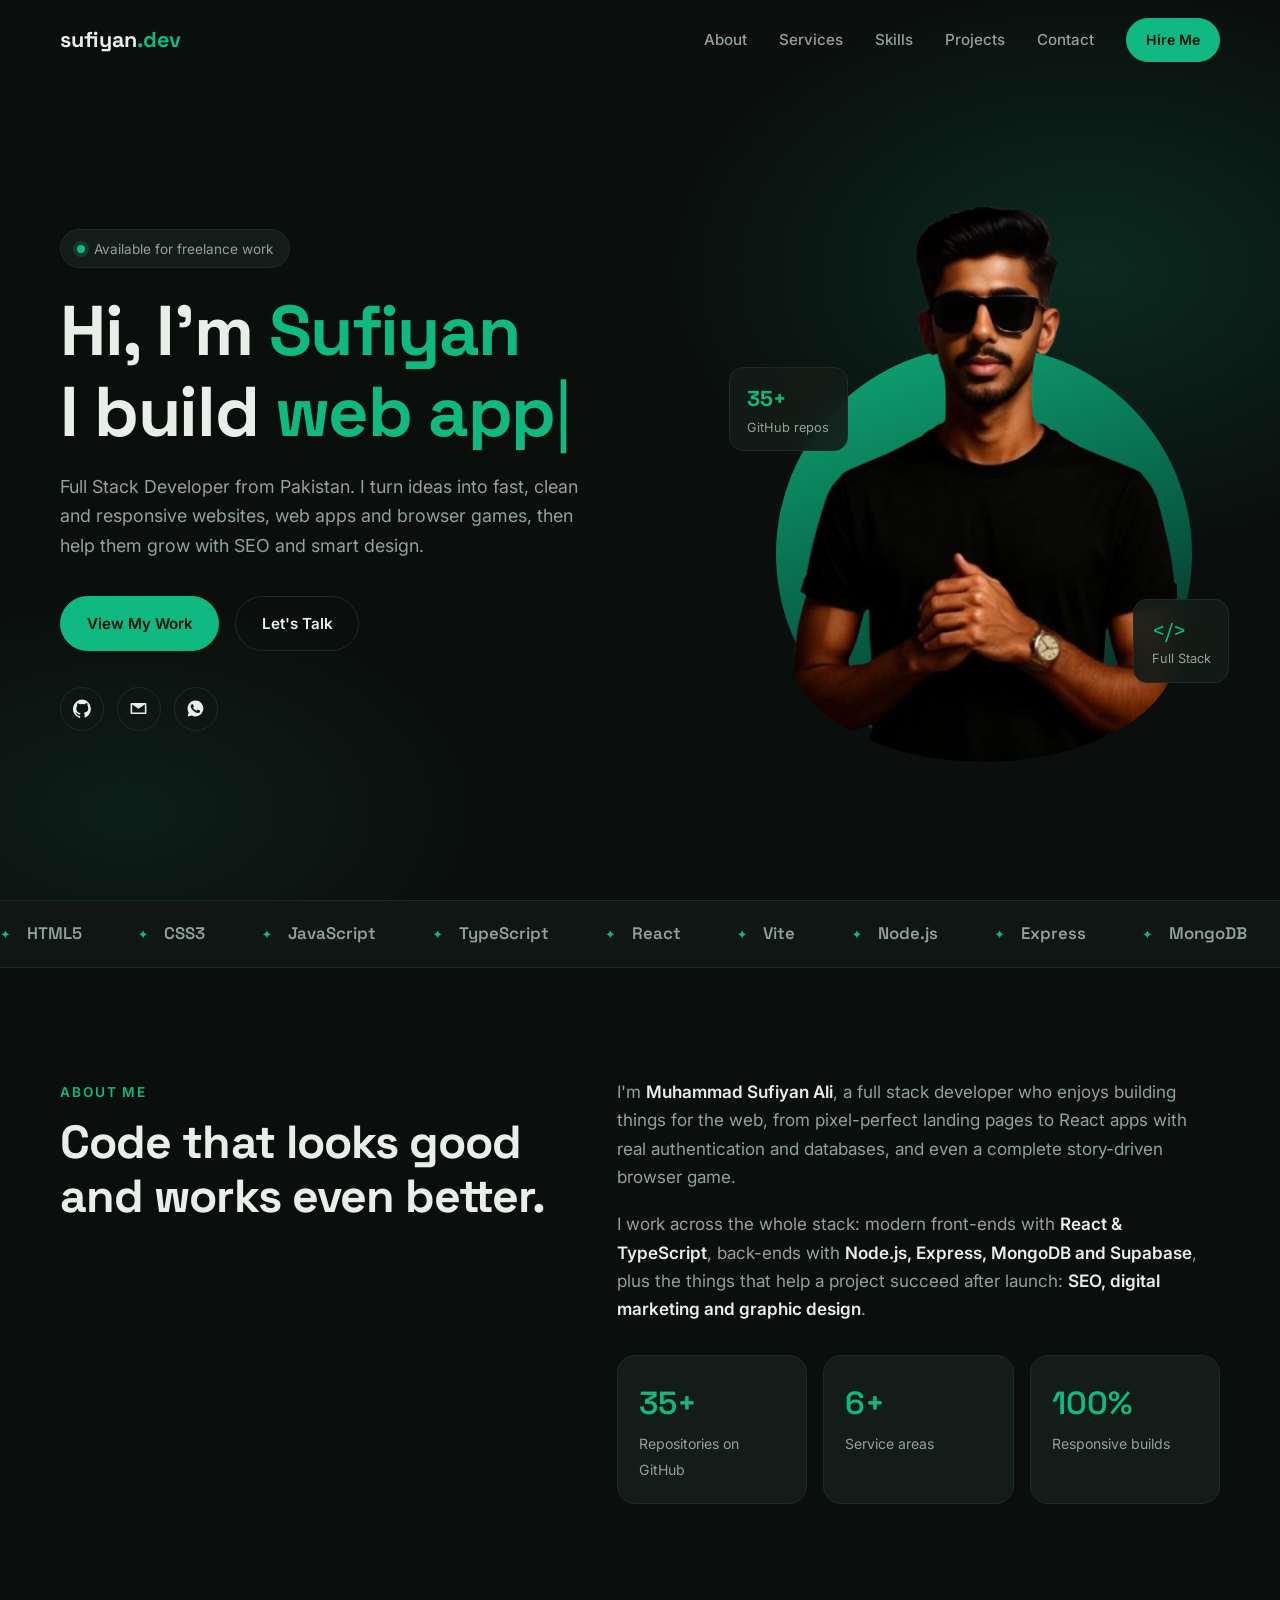
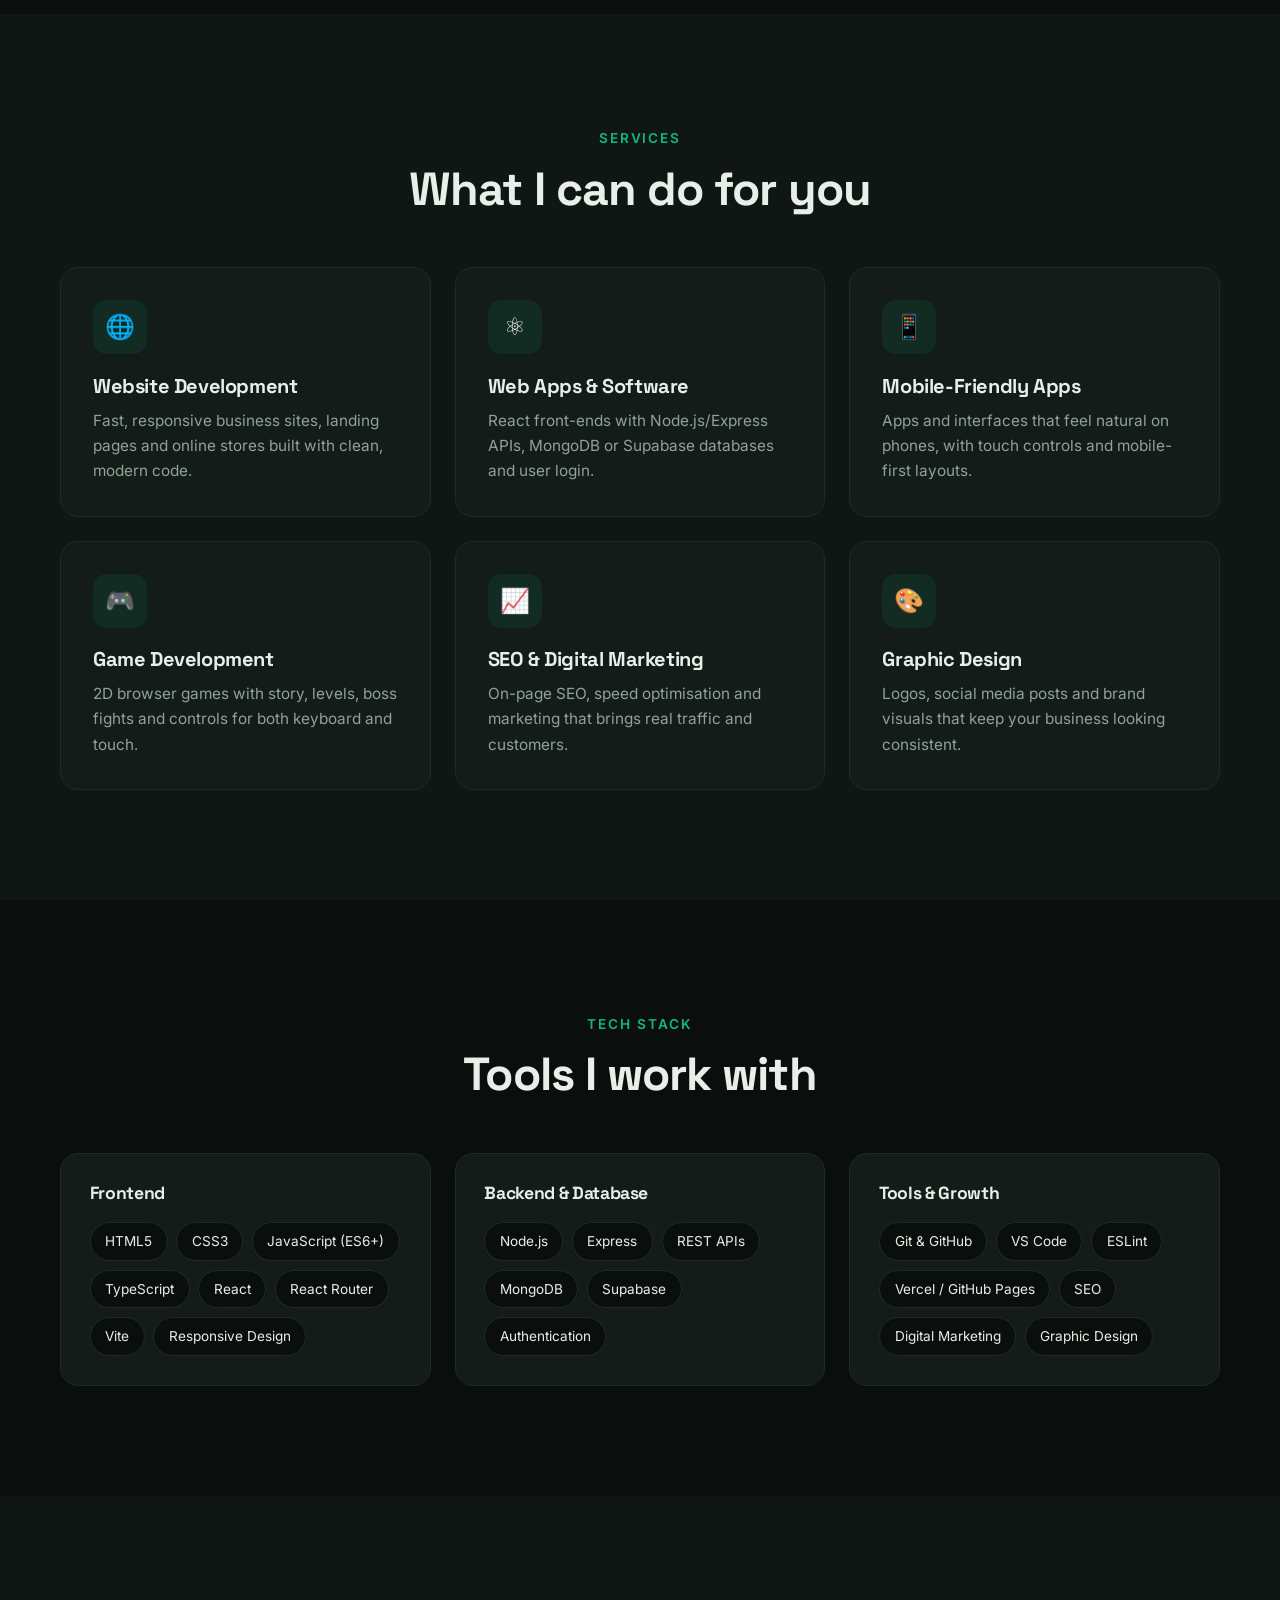
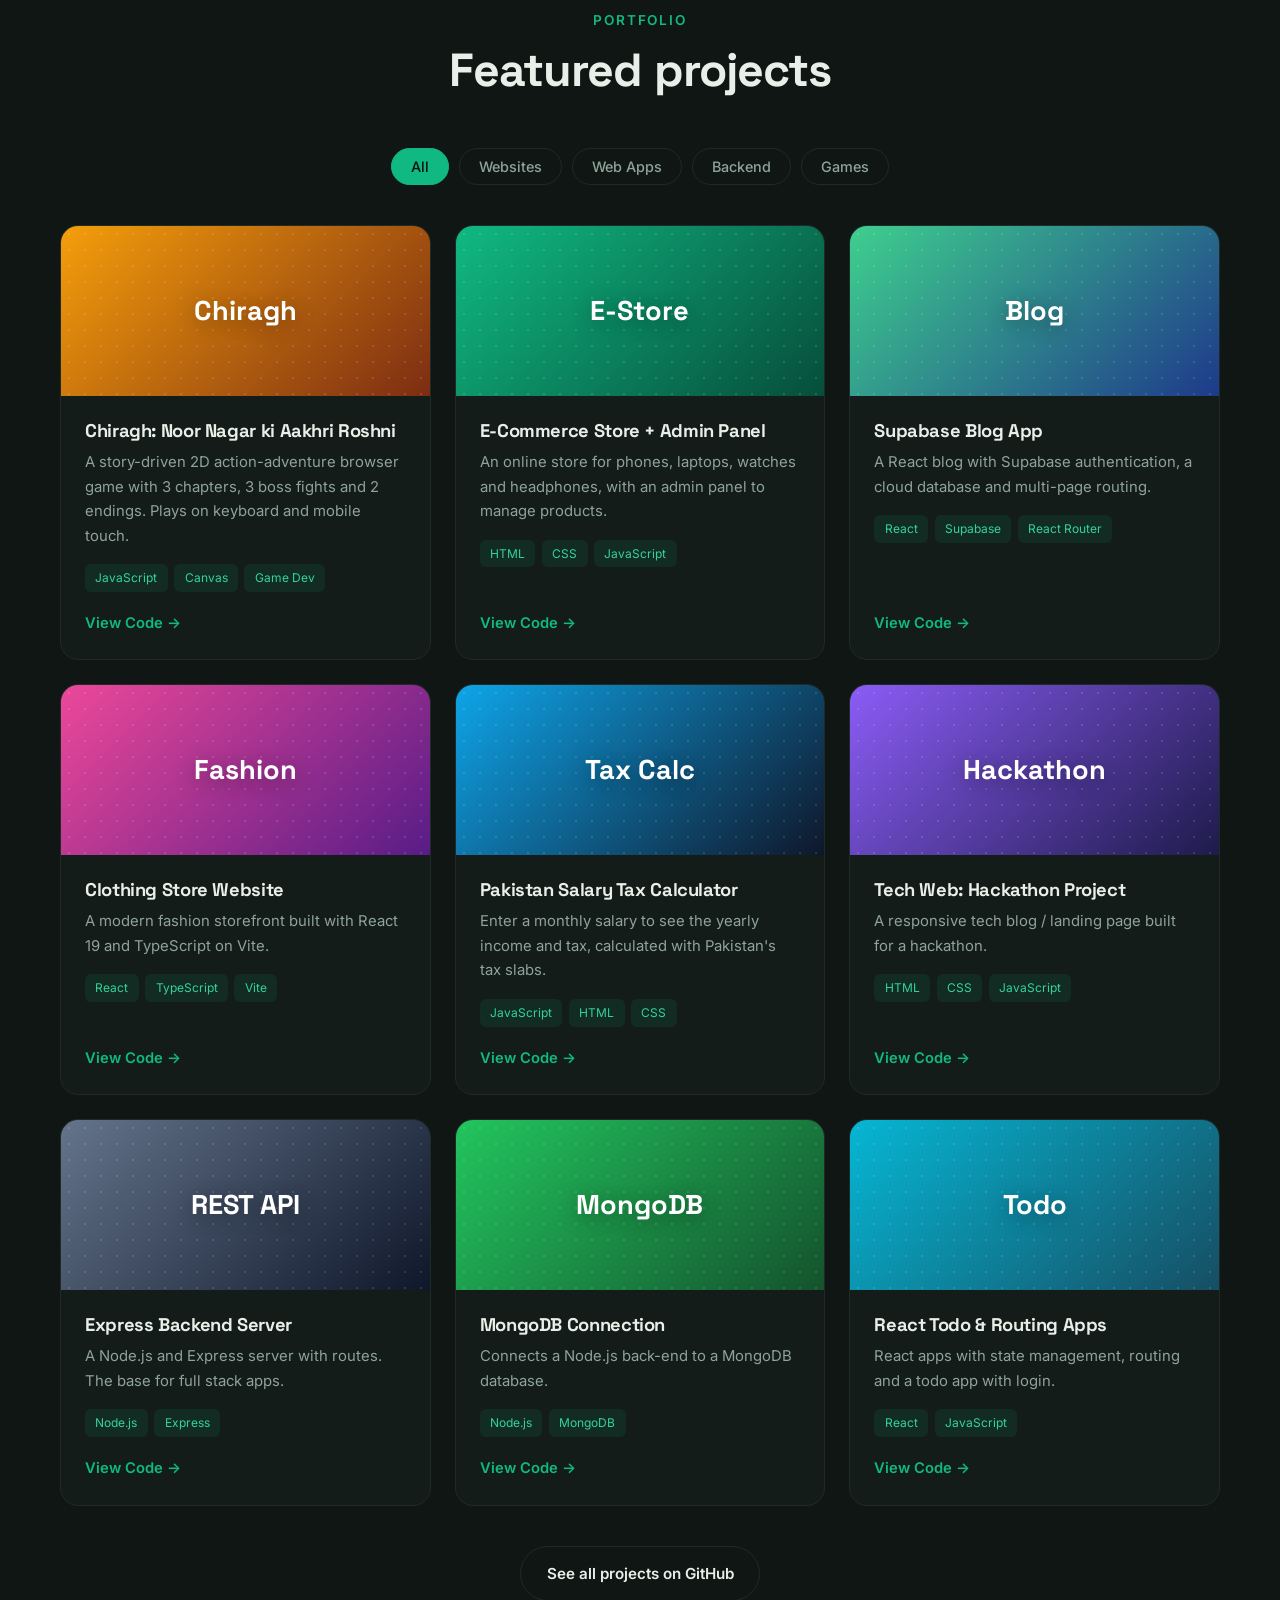
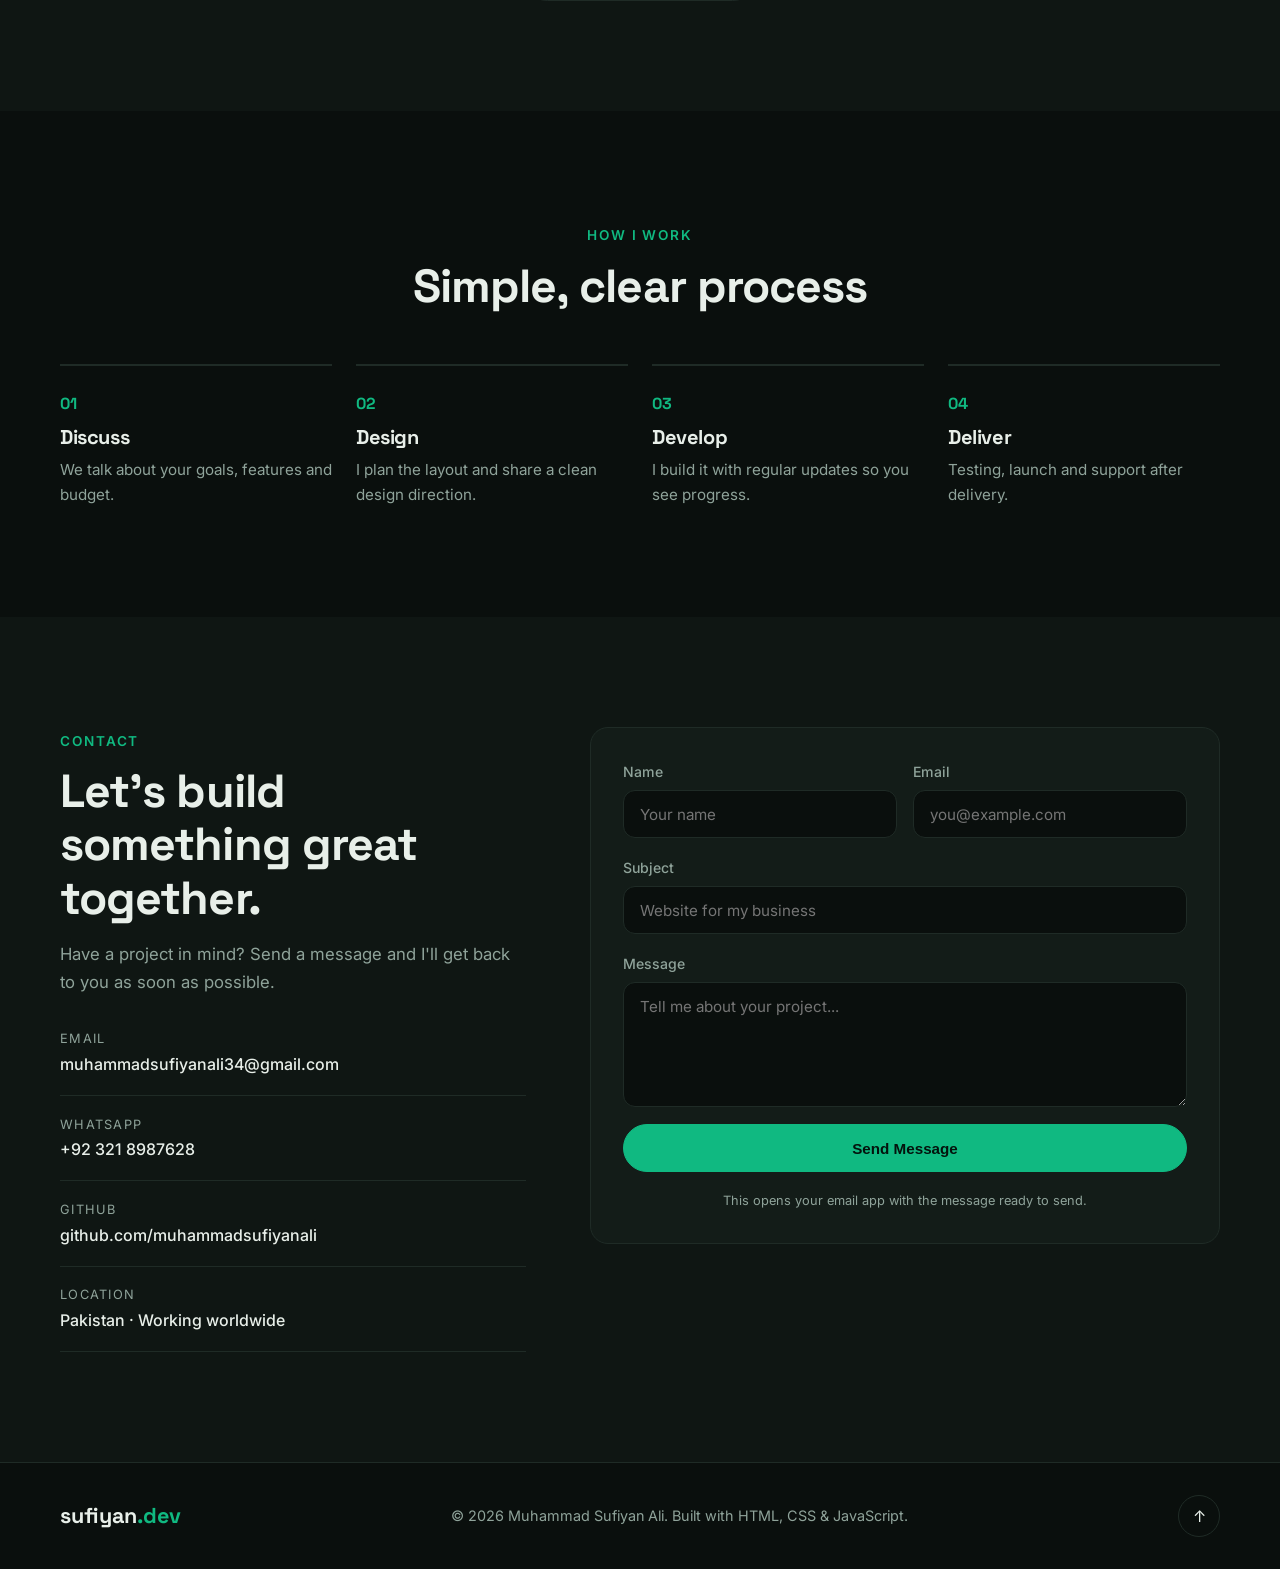
<file: index.html>
<!DOCTYPE html>
<html lang="en">
<head>
  <meta charset="UTF-8" />
  <meta name="viewport" content="width=device-width, initial-scale=1.0" />
  <title>Muhammad Sufiyan Ali | Full Stack Developer</title>
  <meta name="description" content="Muhammad Sufiyan Ali, Full Stack Developer from Pakistan. Websites, web apps, browser games, SEO and graphic design." />
  <meta property="og:title" content="Muhammad Sufiyan Ali | Full Stack Developer" />
  <meta property="og:description" content="Websites, web apps, browser games, SEO and graphic design." />
  <meta property="og:image" content="assets/sufiyan.png" />
  <link rel="icon" href="data:image/svg+xml,<svg xmlns='http://www.w3.org/2000/svg' viewBox='0 0 100 100'><rect width='100' height='100' rx='24' fill='%2310b981'/><text x='50' y='68' font-size='52' text-anchor='middle' font-family='Arial' font-weight='700' fill='%23071a12'>S</text></svg>" />
  <link rel="preconnect" href="https://fonts.googleapis.com" />
  <link rel="preconnect" href="https://fonts.gstatic.com" crossorigin />
  <link href="https://fonts.googleapis.com/css2?family=Space+Grotesk:wght@500;600;700&family=Inter:wght@400;500;600&display=swap" rel="stylesheet" />
  <link rel="stylesheet" href="style.css" />
</head>
<body>

  <!-- ===== NAVBAR ===== -->
  <header class="nav" id="nav">
    <div class="container nav__inner">
      <a href="#home" class="logo">sufiyan<span>.dev</span></a>
      <nav class="nav__links" id="navLinks">
        <a href="#about">About</a>
        <a href="#services">Services</a>
        <a href="#skills">Skills</a>
        <a href="#projects">Projects</a>
        <a href="#contact">Contact</a>
      </nav>
      <a href="#contact" class="btn btn--sm nav__cta">Hire Me</a>
      <button class="nav__toggle" id="navToggle" aria-label="Open menu"><span></span><span></span></button>
    </div>
  </header>

  <main>
    <!-- ===== HERO ===== -->
    <section class="hero" id="home">
      <div class="container hero__inner">
        <div class="hero__text">
          <span class="badge"><i class="dot"></i> Available for freelance work</span>
          <h1>Hi, I'm <span class="accent">Sufiyan</span><br />I build <span class="typed" id="typed">websites</span><span class="caret">|</span></h1>
          <p class="hero__lead">Full Stack Developer from Pakistan. I turn ideas into fast, clean and responsive websites, web apps and browser games, then help them grow with SEO and smart design.</p>
          <div class="hero__actions">
            <a href="#projects" class="btn">View My Work</a>
            <a href="#contact" class="btn btn--ghost">Let's Talk</a>
          </div>
          <div class="hero__social">
            <a href="https://github.com/muhammadsufiyanali" target="_blank" rel="noopener" aria-label="GitHub">
              <svg viewBox="0 0 24 24"><path d="M12 .5a12 12 0 0 0-3.8 23.4c.6.1.8-.3.8-.6v-2c-3.3.7-4-1.6-4-1.6-.6-1.4-1.4-1.8-1.4-1.8-1-.7.1-.7.1-.7 1.2.1 1.8 1.2 1.8 1.2 1 1.8 2.8 1.3 3.5 1 .1-.8.4-1.3.7-1.6-2.7-.3-5.5-1.3-5.5-6 0-1.3.5-2.4 1.2-3.2-.1-.3-.5-1.5.1-3.2 0 0 1-.3 3.3 1.2a11.5 11.5 0 0 1 6 0C17 4.7 18 5 18 5c.6 1.7.2 2.9.1 3.2.8.8 1.2 1.9 1.2 3.2 0 4.6-2.8 5.6-5.5 5.9.4.4.8 1.1.8 2.2v3.3c0 .3.2.7.8.6A12 12 0 0 0 12 .5z"/></svg>
            </a>
            <a href="mailto:muhammadsufiyanali34@gmail.com" aria-label="Email">
              <svg viewBox="0 0 24 24"><path d="M3 5h18a1 1 0 0 1 1 1v12a1 1 0 0 1-1 1H3a1 1 0 0 1-1-1V6a1 1 0 0 1 1-1zm9 7.2L4 7v10h16V7l-8 5.2z"/></svg>
            </a>
            <a href="https://wa.me/923218987628" target="_blank" rel="noopener" aria-label="WhatsApp">
              <svg viewBox="0 0 24 24"><path d="M12 2a10 10 0 0 0-8.6 15.1L2 22l5-1.3A10 10 0 1 0 12 2zm5.8 14.2c-.2.7-1.4 1.3-2 1.4-.5.1-1.2.1-1.9-.1-.4-.1-1-.3-1.7-.6-3-1.3-4.9-4.3-5.1-4.5-.1-.2-1.2-1.6-1.2-3s.8-2.2 1-2.5c.3-.3.6-.4.8-.4h.6c.2 0 .4 0 .6.5l.9 2.1c.1.2.1.4 0 .5l-.3.5-.4.5c-.1.1-.3.3-.1.6.2.3.8 1.3 1.7 2.1 1.2 1 2.1 1.4 2.4 1.5.3.1.5.1.6-.1l.9-1.1c.2-.3.4-.2.6-.1l2 1c.3.1.5.2.5.3.1.1.1.7-.1 1.4z"/></svg>
            </a>
          </div>
        </div>
        <div class="hero__visual">
          <div class="hero__ring"></div>
          <img src="assets/sufiyan.png" alt="Muhammad Sufiyan Ali" class="hero__img" />
          <div class="float-card float-card--a"><strong>35+</strong><span>GitHub repos</span></div>
          <div class="float-card float-card--b"><code>&lt;/&gt;</code><span>Full Stack</span></div>
        </div>
      </div>
    </section>

    <!-- ===== TECH STRIP ===== -->
    <div class="strip">
      <div class="strip__track">
        <span>HTML5</span><span>CSS3</span><span>JavaScript</span><span>TypeScript</span><span>React</span><span>Vite</span><span>Node.js</span><span>Express</span><span>MongoDB</span><span>Supabase</span><span>Git &amp; GitHub</span>
        <span>HTML5</span><span>CSS3</span><span>JavaScript</span><span>TypeScript</span><span>React</span><span>Vite</span><span>Node.js</span><span>Express</span><span>MongoDB</span><span>Supabase</span><span>Git &amp; GitHub</span>
      </div>
    </div>

    <!-- ===== ABOUT ===== -->
    <section class="section" id="about">
      <div class="container about">
        <div class="section__head reveal">
          <span class="eyebrow">About Me</span>
          <h2>Code that looks good<br />and works even better.</h2>
        </div>
        <div class="about__body reveal">
          <p>I'm <strong>Muhammad Sufiyan Ali</strong>, a full stack developer who enjoys building things for the web, from pixel-perfect landing pages to React apps with real authentication and databases, and even a complete story-driven browser game.</p>
          <p>I work across the whole stack: modern front-ends with <strong>React &amp; TypeScript</strong>, back-ends with <strong>Node.js, Express, MongoDB and Supabase</strong>, plus the things that help a project succeed after launch: <strong>SEO, digital marketing and graphic design</strong>.</p>
          <div class="stats">
            <div class="stat"><strong data-count="35">0</strong><span>Repositories on GitHub</span></div>
            <div class="stat"><strong data-count="6">0</strong><span>Service areas</span></div>
            <div class="stat"><strong>100%</strong><span>Responsive builds</span></div>
          </div>
        </div>
      </div>
    </section>

    <!-- ===== SERVICES ===== -->
    <section class="section section--alt" id="services">
      <div class="container">
        <div class="section__head center reveal">
          <span class="eyebrow">Services</span>
          <h2>What I can do for you</h2>
        </div>
        <div class="grid grid--3">
          <article class="card reveal">
            <div class="card__icon">🌐</div>
            <h3>Website Development</h3>
            <p>Fast, responsive business sites, landing pages and online stores built with clean, modern code.</p>
          </article>
          <article class="card reveal">
            <div class="card__icon">⚛️</div>
            <h3>Web Apps &amp; Software</h3>
            <p>React front-ends with Node.js/Express APIs, MongoDB or Supabase databases and user login.</p>
          </article>
          <article class="card reveal">
            <div class="card__icon">📱</div>
            <h3>Mobile-Friendly Apps</h3>
            <p>Apps and interfaces that feel natural on phones, with touch controls and mobile-first layouts.</p>
          </article>
          <article class="card reveal">
            <div class="card__icon">🎮</div>
            <h3>Game Development</h3>
            <p>2D browser games with story, levels, boss fights and controls for both keyboard and touch.</p>
          </article>
          <article class="card reveal">
            <div class="card__icon">📈</div>
            <h3>SEO &amp; Digital Marketing</h3>
            <p>On-page SEO, speed optimisation and marketing that brings real traffic and customers.</p>
          </article>
          <article class="card reveal">
            <div class="card__icon">🎨</div>
            <h3>Graphic Design</h3>
            <p>Logos, social media posts and brand visuals that keep your business looking consistent.</p>
          </article>
        </div>
      </div>
    </section>

    <!-- ===== SKILLS ===== -->
    <section class="section" id="skills">
      <div class="container">
        <div class="section__head center reveal">
          <span class="eyebrow">Tech Stack</span>
          <h2>Tools I work with</h2>
        </div>
        <div class="skills">
          <div class="skill-group reveal">
            <h4>Frontend</h4>
            <div class="chips"><span>HTML5</span><span>CSS3</span><span>JavaScript (ES6+)</span><span>TypeScript</span><span>React</span><span>React Router</span><span>Vite</span><span>Responsive Design</span></div>
          </div>
          <div class="skill-group reveal">
            <h4>Backend &amp; Database</h4>
            <div class="chips"><span>Node.js</span><span>Express</span><span>REST APIs</span><span>MongoDB</span><span>Supabase</span><span>Authentication</span></div>
          </div>
          <div class="skill-group reveal">
            <h4>Tools &amp; Growth</h4>
            <div class="chips"><span>Git &amp; GitHub</span><span>VS Code</span><span>ESLint</span><span>Vercel / GitHub Pages</span><span>SEO</span><span>Digital Marketing</span><span>Graphic Design</span></div>
          </div>
        </div>
      </div>
    </section>

    <!-- ===== PROJECTS ===== -->
    <section class="section section--alt" id="projects">
      <div class="container">
        <div class="section__head center reveal">
          <span class="eyebrow">Portfolio</span>
          <h2>Featured projects</h2>
        </div>

        <div class="filters reveal" id="filters">
          <button class="active" data-filter="all">All</button>
          <button data-filter="web">Websites</button>
          <button data-filter="app">Web Apps</button>
          <button data-filter="backend">Backend</button>
          <button data-filter="game">Games</button>
        </div>

        <div class="grid grid--3 projects" id="projectGrid">
          <article class="project reveal" data-cat="game">
            <div class="project__thumb thumb--game"><span>Chiragh</span></div>
            <div class="project__body">
              <h3>Chiragh: Noor Nagar ki Aakhri Roshni</h3>
              <p>A story-driven 2D action-adventure browser game with 3 chapters, 3 boss fights and 2 endings. Plays on keyboard and mobile touch.</p>
              <div class="tags"><span>JavaScript</span><span>Canvas</span><span>Game Dev</span></div>
              <a class="project__link" href="https://github.com/muhammadsufiyanali/chiragh-game" target="_blank" rel="noopener">View Code →</a>
            </div>
          </article>

          <article class="project reveal" data-cat="web">
            <div class="project__thumb thumb--shop"><span>E-Store</span></div>
            <div class="project__body">
              <h3>E-Commerce Store + Admin Panel</h3>
              <p>An online store for phones, laptops, watches and headphones, with an admin panel to manage products.</p>
              <div class="tags"><span>HTML</span><span>CSS</span><span>JavaScript</span></div>
              <a class="project__link" href="https://github.com/muhammadsufiyanali/e-commerces-project" target="_blank" rel="noopener">View Code →</a>
            </div>
          </article>

          <article class="project reveal" data-cat="app">
            <div class="project__thumb thumb--blog"><span>Blog</span></div>
            <div class="project__body">
              <h3>Supabase Blog App</h3>
              <p>A React blog with Supabase authentication, a cloud database and multi-page routing.</p>
              <div class="tags"><span>React</span><span>Supabase</span><span>React Router</span></div>
              <a class="project__link" href="https://github.com/muhammadsufiyanali/supabase_blog-project" target="_blank" rel="noopener">View Code →</a>
            </div>
          </article>

          <article class="project reveal" data-cat="app">
            <div class="project__thumb thumb--fashion"><span>Fashion</span></div>
            <div class="project__body">
              <h3>Clothing Store Website</h3>
              <p>A modern fashion storefront built with React 19 and TypeScript on Vite.</p>
              <div class="tags"><span>React</span><span>TypeScript</span><span>Vite</span></div>
              <a class="project__link" href="https://github.com/muhammadsufiyanali/cloting_website" target="_blank" rel="noopener">View Code →</a>
            </div>
          </article>

          <article class="project reveal" data-cat="web">
            <div class="project__thumb thumb--tax"><span>Tax Calc</span></div>
            <div class="project__body">
              <h3>Pakistan Salary Tax Calculator</h3>
              <p>Enter a monthly salary to see the yearly income and tax, calculated with Pakistan's tax slabs.</p>
              <div class="tags"><span>JavaScript</span><span>HTML</span><span>CSS</span></div>
              <a class="project__link" href="https://github.com/muhammadsufiyanali/tax-calculator" target="_blank" rel="noopener">View Code →</a>
            </div>
          </article>

          <article class="project reveal" data-cat="web">
            <div class="project__thumb thumb--tech"><span>Hackathon</span></div>
            <div class="project__body">
              <h3>Tech Web: Hackathon Project</h3>
              <p>A responsive tech blog / landing page built for a hackathon.</p>
              <div class="tags"><span>HTML</span><span>CSS</span><span>JavaScript</span></div>
              <a class="project__link" href="https://github.com/muhammadsufiyanali/tech-web" target="_blank" rel="noopener">View Code →</a>
            </div>
          </article>

          <article class="project reveal" data-cat="backend">
            <div class="project__thumb thumb--api"><span>REST API</span></div>
            <div class="project__body">
              <h3>Express Backend Server</h3>
              <p>A Node.js and Express server with routes. The base for full stack apps.</p>
              <div class="tags"><span>Node.js</span><span>Express</span></div>
              <a class="project__link" href="https://github.com/muhammadsufiyanali/Back-end-Projact-create" target="_blank" rel="noopener">View Code →</a>
            </div>
          </article>

          <article class="project reveal" data-cat="backend">
            <div class="project__thumb thumb--db"><span>MongoDB</span></div>
            <div class="project__body">
              <h3>MongoDB Connection</h3>
              <p>Connects a Node.js back-end to a MongoDB database.</p>
              <div class="tags"><span>Node.js</span><span>MongoDB</span></div>
              <a class="project__link" href="https://github.com/muhammadsufiyanali/mongo_db-connection" target="_blank" rel="noopener">View Code →</a>
            </div>
          </article>

          <article class="project reveal" data-cat="app">
            <div class="project__thumb thumb--todo"><span>Todo</span></div>
            <div class="project__body">
              <h3>React Todo &amp; Routing Apps</h3>
              <p>React apps with state management, routing and a todo app with login.</p>
              <div class="tags"><span>React</span><span>JavaScript</span></div>
              <a class="project__link" href="https://github.com/muhammadsufiyanali/React-routing_project" target="_blank" rel="noopener">View Code →</a>
            </div>
          </article>
        </div>

        <div class="center reveal" style="margin-top:2.5rem">
          <a href="https://github.com/muhammadsufiyanali?tab=repositories" target="_blank" rel="noopener" class="btn btn--ghost">See all projects on GitHub</a>
        </div>
      </div>
    </section>

    <!-- ===== PROCESS ===== -->
    <section class="section" id="process">
      <div class="container">
        <div class="section__head center reveal">
          <span class="eyebrow">How I Work</span>
          <h2>Simple, clear process</h2>
        </div>
        <div class="grid grid--4 steps">
          <div class="step reveal"><b>01</b><h4>Discuss</h4><p>We talk about your goals, features and budget.</p></div>
          <div class="step reveal"><b>02</b><h4>Design</h4><p>I plan the layout and share a clean design direction.</p></div>
          <div class="step reveal"><b>03</b><h4>Develop</h4><p>I build it with regular updates so you see progress.</p></div>
          <div class="step reveal"><b>04</b><h4>Deliver</h4><p>Testing, launch and support after delivery.</p></div>
        </div>
      </div>
    </section>

    <!-- ===== CONTACT ===== -->
    <section class="section section--alt" id="contact">
      <div class="container contact">
        <div class="contact__info reveal">
          <span class="eyebrow">Contact</span>
          <h2>Let's build something great together.</h2>
          <p>Have a project in mind? Send a message and I'll get back to you as soon as possible.</p>
          <ul class="contact__list">
            <li><span>Email</span><a href="mailto:muhammadsufiyanali34@gmail.com">muhammadsufiyanali34@gmail.com</a></li>
            <li><span>WhatsApp</span><a href="https://wa.me/923218987628" target="_blank" rel="noopener">+92 321 8987628</a></li>
            <li><span>GitHub</span><a href="https://github.com/muhammadsufiyanali" target="_blank" rel="noopener">github.com/muhammadsufiyanali</a></li>
            <li><span>Location</span><p>Pakistan · Working worldwide</p></li>
          </ul>
        </div>
        <form class="form reveal" id="contactForm">
          <div class="form__row">
            <label>Name<input type="text" name="name" required placeholder="Your name" /></label>
            <label>Email<input type="email" name="email" required placeholder="you@example.com" /></label>
          </div>
          <label>Subject<input type="text" name="subject" required placeholder="Website for my business" /></label>
          <label>Message<textarea name="message" rows="5" required placeholder="Tell me about your project..."></textarea></label>
          <button type="submit" class="btn btn--full">Send Message</button>
          <p class="form__note">This opens your email app with the message ready to send.</p>
        </form>
      </div>
    </section>
  </main>

  <footer class="footer">
    <div class="container footer__inner">
      <a href="#home" class="logo">sufiyan<span>.dev</span></a>
      <p>© <span id="year"></span> Muhammad Sufiyan Ali. Built with HTML, CSS &amp; JavaScript.</p>
      <a href="#home" class="to-top" aria-label="Back to top">↑</a>
    </div>
  </footer>

  <script src="script.js"></script>
</body>
</html>
</file>
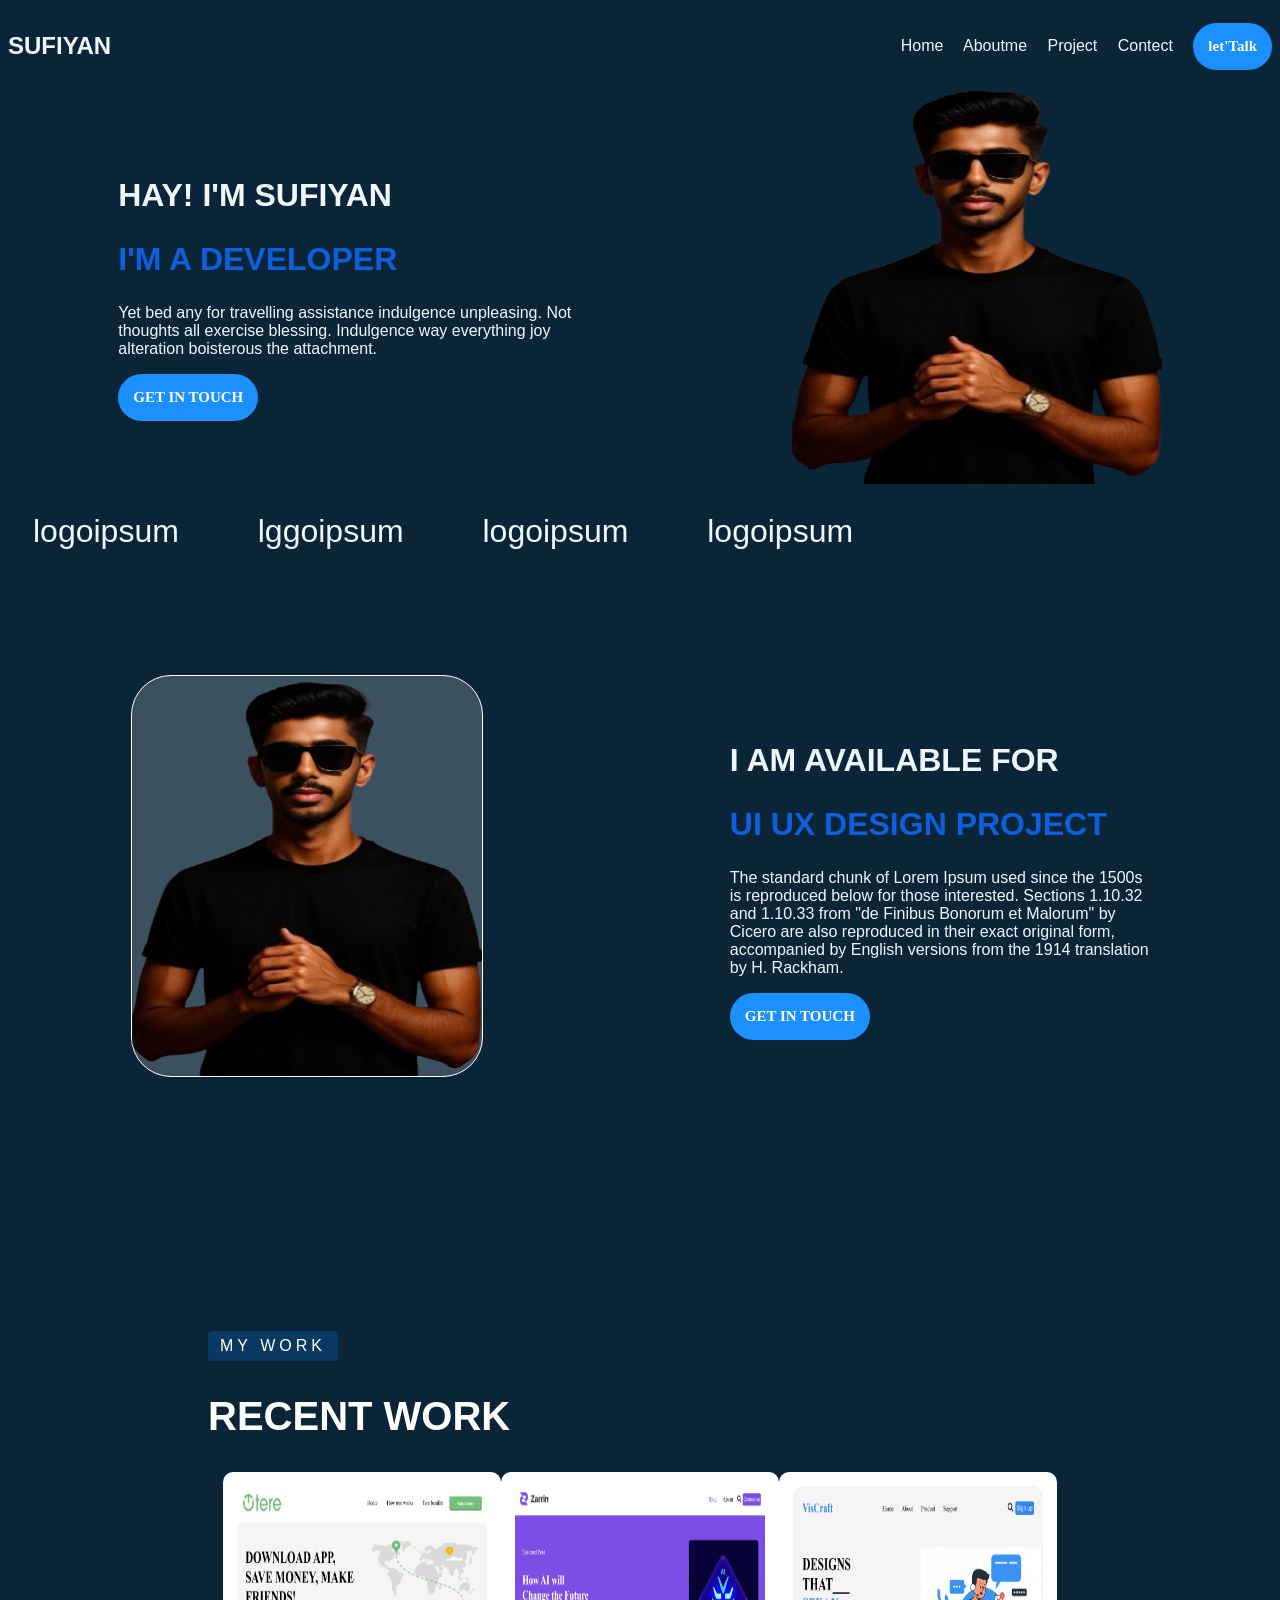
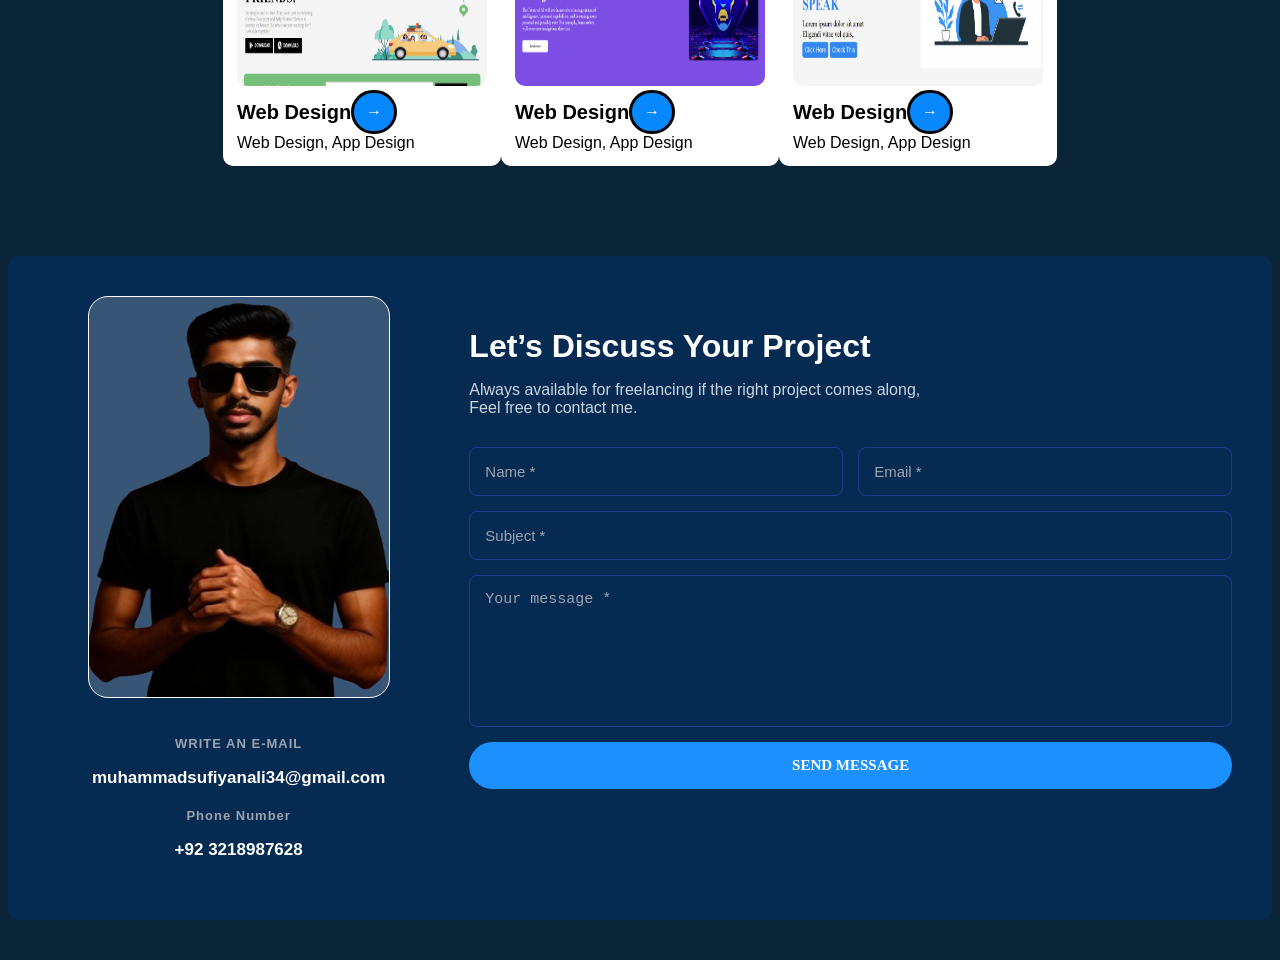
<file: portfolio.sufiyan/portfolio.html>
<!DOCTYPE html>
<html lang="en">
<head>
    <meta charset="UTF-8">
    <meta name="viewport" content="width=device-width, initial-scale=1.0">
    <title>portfolio</title>
    <link rel="stylesheet" href="style.css">
</head>
<body>
        <div class="parent">
            
            <div class="child1">
                <h3>SUFIYAN</h3>
            </div>
           <div class="child2">
                <a href="#home">Home</a>
                <a href="#aboutme">Aboutme</a>
                <a href="#project">Project</a>
                <a href="#contact">Contect</a>
                <button>let'Talk</button>
           </div>
        </div>
    <section id="home">
        <div class="parent2">
            <div class="child3">
                <h1>HAY! I'M SUFIYAN</h1>
                <H1 class="about">I'M A DEVELOPER</H1>
                <p>Yet bed any for travelling assistance indulgence unpleasing. Not<br/> 
                   thoughts all exercise blessing. Indulgence way everything joy<br/>
                   alteration boisterous the attachment.</p>
                   <button>GET IN TOUCH</button>
            </div>
            <div class="child4">
                <img src="./about/imge.3-removebg-preview.png"/>
            </div>
    </section>
        </div>
        <div class="parent3">
            <div class="child5">
                <span class="1">logoipsum</span>
                <span class="2">lggoipsum</span>
                <span class="3">logoipsum</span>
                <span class="4">logoipsum</span>
                
            </div>
        </div>
        <section id="aboutme">
            <div class="parent4">
                <div class="child6">
                    <img src="./about/imge.3-removebg-preview.png"/>
                </div>
                <div class="child7">
                    <h1>I AM AVAILABLE FOR</h1>
                    <H1 class="nasted2">UI UX DESIGN PROJECT</H1>
                    <p>The standard chunk of Lorem Ipsum used since the 1500s<br/>
                        is reproduced below for those interested. Sections 1.10.32<br/>
                        and 1.10.33 from "de Finibus Bonorum et Malorum" by<br/>
                        Cicero are also reproduced in their exact original form,<br/>
                        accompanied by English versions from the 1914 translation<br/>
                         by H. Rackham.</p>
                    <button>GET IN TOUCH</button>     
                </div>
            </div>
         <section id="project" class="project">
        <div class="text3">
            <span>My Work</span>
            <h2>RECENT WORK</h2>
        </div>
        <div class="parent5">
            <div class="s1">
                <img src="about/work2.png">
                <div class="info">
                    <h5>Web Design</h5>
                    <div class="arrow1">
                        <a href="#"><button>&rarr;</button></a>
                    </div>
                </div>
                <span>Web Design, App Design</span>
            </div>

            <div class="s1">
                <img src="about/work1.png">
                <div class="info">
                    <h5>Web Design</h5>
                    <div class="arrow1">
                        <a href="#"><button>&rarr;</button></a>
                    </div>
                </div>
                <span>Web Design, App Design</span>
            </div>
                <div class="s1">
                <img src="about/work3.png">
                <div class="info">
                    <h5>Web Design</h5>
                    <div class="arrow1">
                        <a href="#"><button>&rarr;</button></a>
                    </div>
                </div>
                <span>Web Design, App Design</span>
            </div>            
        </div>        
    </section>
    <section id="contact">
  <div class="parent6">    
          <div class="container">
    <div class="contact-left">
      <img src="./about/imge.3-removebg-preview.png" alt="Profile" />
      <div class="contact-info">
        <h4>WRITE AN E-MAIL</h4>
        <p>muhammadsufiyanali34@gmail.com</p>
        <h4>Phone Number</h4>
        <p>+92 3218987628</p>
         </div>
    </div>
    <div class="contact-right">
      <h1>Let’s Discuss Your Project</h1>
      <p>Always available for freelancing if the right project comes along,<br>Feel free to contact me.</p>
      <form>
        <div class="row">
          <input type="text" placeholder="Name *" />
          <input type="email" placeholder="Email *" />
        </div>
        <input type="text" placeholder="Subject *" />
        <textarea placeholder="Your message *"></textarea>
        <button type="submit">SEND MESSAGE</button>
      </form>
    </div>
    </div>
   </div>
</section>
  
          
          
          
    

    
</body>
</html>
</file>
<file: style.css>
/* ===== Base ===== */
:root {
  --bg: #0a0f0d;
  --bg-alt: #0f1613;
  --card: #131c18;
  --line: #1f2b26;
  --text: #e8efe9;
  --muted: #8fa39a;
  --accent: #10b981;
  --accent-2: #34d399;
  --radius: 18px;
  --font-head: "Space Grotesk", system-ui, sans-serif;
  --font-body: "Inter", system-ui, sans-serif;
}

*, *::before, *::after { box-sizing: border-box; margin: 0; padding: 0; }
html { scroll-behavior: smooth; scroll-padding-top: 80px; }
body {
  font-family: var(--font-body);
  background: var(--bg);
  color: var(--text);
  line-height: 1.65;
  -webkit-font-smoothing: antialiased;
  overflow-x: hidden;
}
img { max-width: 100%; display: block; }
a { color: inherit; text-decoration: none; }
h1, h2, h3, h4 { font-family: var(--font-head); line-height: 1.15; letter-spacing: -0.02em; }

.container { width: min(1160px, 92%); margin-inline: auto; }
.accent { color: var(--accent); }
.center { text-align: center; }

/* ===== Buttons ===== */
.btn {
  display: inline-flex; align-items: center; justify-content: center; gap: .5rem;
  padding: .9rem 1.6rem; border-radius: 999px; border: 1px solid var(--accent);
  background: var(--accent); color: #04130d; font-weight: 600; font-size: .95rem;
  cursor: pointer; transition: transform .2s, box-shadow .2s, background .2s;
}
.btn:hover { transform: translateY(-2px); box-shadow: 0 10px 30px -10px rgba(16,185,129,.7); }
.btn--ghost { background: transparent; color: var(--text); border-color: var(--line); }
.btn--ghost:hover { border-color: var(--accent); color: var(--accent); box-shadow: none; }
.btn--sm { padding: .6rem 1.2rem; font-size: .88rem; }
.btn--full { width: 100%; }

/* ===== Navbar ===== */
.nav {
  position: fixed; inset: 0 0 auto 0; z-index: 50;
  padding: 1.1rem 0; transition: background .3s, padding .3s, border-color .3s;
  border-bottom: 1px solid transparent;
}
.nav.scrolled {
  background: rgba(10,15,13,.82); backdrop-filter: blur(14px);
  padding: .75rem 0; border-color: var(--line);
}
.nav__inner { display: flex; align-items: center; gap: 2rem; }
.logo { font-family: var(--font-head); font-weight: 700; font-size: 1.35rem; }
.logo span { color: var(--accent); }
.nav__links { display: flex; gap: 2rem; margin-left: auto; }
.nav__links a { color: var(--muted); font-size: .95rem; font-weight: 500; transition: color .2s; }
.nav__links a:hover, .nav__links a.active { color: var(--text); }
.nav__toggle { display: none; background: none; border: 0; cursor: pointer; width: 32px; height: 32px; position: relative; }
.nav__toggle span { position: absolute; left: 4px; right: 4px; height: 2px; background: var(--text); transition: .3s; }
.nav__toggle span:first-child { top: 11px; }
.nav__toggle span:last-child { top: 19px; }
.nav__toggle.open span:first-child { top: 15px; transform: rotate(45deg); }
.nav__toggle.open span:last-child { top: 15px; transform: rotate(-45deg); }

/* ===== Hero ===== */
.hero {
  min-height: 100vh; display: flex; align-items: center; padding: 120px 0 60px;
  background:
    radial-gradient(600px 400px at 85% 30%, rgba(16,185,129,.16), transparent 70%),
    radial-gradient(500px 300px at 10% 90%, rgba(52,211,153,.08), transparent 70%);
}
.hero__inner { display: grid; grid-template-columns: 1.15fr .85fr; gap: 3rem; align-items: center; }
.badge {
  display: inline-flex; align-items: center; gap: .55rem; padding: .45rem 1rem;
  border: 1px solid var(--line); border-radius: 999px; font-size: .85rem; color: var(--muted);
  background: var(--card);
}
.dot { width: 8px; height: 8px; border-radius: 50%; background: var(--accent); box-shadow: 0 0 0 4px rgba(16,185,129,.2); animation: pulse 2s infinite; }
@keyframes pulse { 50% { box-shadow: 0 0 0 8px rgba(16,185,129,0); } }
.hero h1 { font-size: clamp(2.5rem, 5.5vw, 4.4rem); margin: 1.4rem 0 1.2rem; }
.typed { color: var(--accent); }
.caret { color: var(--accent); animation: blink 1s steps(1) infinite; font-weight: 400; }
@keyframes blink { 50% { opacity: 0; } }
.hero__lead { color: var(--muted); font-size: 1.12rem; max-width: 540px; }
.hero__actions { display: flex; gap: 1rem; margin: 2.2rem 0; flex-wrap: wrap; }
.hero__social { display: flex; gap: .8rem; }
.hero__social a {
  width: 44px; height: 44px; border-radius: 50%; border: 1px solid var(--line);
  display: grid; place-items: center; transition: .2s;
}
.hero__social a:hover { border-color: var(--accent); transform: translateY(-3px); }
.hero__social svg { width: 19px; height: 19px; fill: var(--text); }
.hero__social a:hover svg { fill: var(--accent); }

.hero__visual { position: relative; display: grid; place-items: center; }
.hero__ring {
  position: absolute; width: 88%; aspect-ratio: 1; border-radius: 50%;
  background: linear-gradient(160deg, var(--accent), #065f46 60%, transparent);
  bottom: 0; opacity: .9;
}
.hero__img { position: relative; width: 82%; z-index: 1; border-radius: 0 0 50% 50% / 0 0 20% 20%; }
.float-card {
  position: absolute; z-index: 2; background: rgba(19,28,24,.9); backdrop-filter: blur(10px);
  border: 1px solid var(--line); border-radius: 14px; padding: .8rem 1.1rem;
  display: flex; flex-direction: column; font-size: .8rem; color: var(--muted);
  animation: float 5s ease-in-out infinite;
}
.float-card strong, .float-card code { font-family: var(--font-head); font-size: 1.35rem; color: var(--accent); }
.float-card--a { left: -4%; top: 30%; }
.float-card--b { right: -2%; bottom: 14%; animation-delay: -2.5s; }
@keyframes float { 50% { transform: translateY(-12px); } }

/* ===== Tech strip ===== */
.strip { border-block: 1px solid var(--line); overflow: hidden; padding: 1.2rem 0; background: var(--bg-alt); }
.strip__track { display: flex; gap: 3.5rem; width: max-content; animation: marquee 32s linear infinite; }
.strip__track span { font-family: var(--font-head); font-weight: 600; color: var(--muted); font-size: 1.05rem; white-space: nowrap; }
.strip__track span::before { content: "✦"; color: var(--accent); margin-right: 1rem; font-size: .8rem; }
@keyframes marquee { to { transform: translateX(-50%); } }

/* ===== Sections ===== */
.section { padding: 110px 0; }
.section--alt { background: var(--bg-alt); }
.section__head { margin-bottom: 3.2rem; }
.section__head h2, .contact__info h2 { font-size: clamp(2rem, 4vw, 2.9rem); }
.eyebrow {
  display: inline-block; color: var(--accent); font-weight: 600; font-size: .85rem;
  letter-spacing: .14em; text-transform: uppercase; margin-bottom: .8rem;
}

/* About */
.about { display: grid; grid-template-columns: .9fr 1.1fr; gap: 4rem; }
.about__body p { color: var(--muted); font-size: 1.07rem; margin-bottom: 1.2rem; }
.about__body strong { color: var(--text); font-weight: 600; }
.stats { display: grid; grid-template-columns: repeat(3, 1fr); gap: 1rem; margin-top: 2rem; }
.stat { border: 1px solid var(--line); border-radius: var(--radius); padding: 1.3rem; background: var(--card); }
.stat strong { display: block; font-family: var(--font-head); font-size: 2rem; color: var(--accent); }
.stat strong::after { content: "+"; }
.stat:last-child strong::after { content: ""; }
.stat span { color: var(--muted); font-size: .88rem; }

/* Grids & cards */
.grid { display: grid; gap: 1.5rem; }
.grid--3 { grid-template-columns: repeat(3, 1fr); }
.grid--4 { grid-template-columns: repeat(4, 1fr); }
.card {
  background: var(--card); border: 1px solid var(--line); border-radius: var(--radius);
  padding: 2rem; transition: transform .3s, border-color .3s;
}
.card:hover { transform: translateY(-6px); border-color: rgba(16,185,129,.5); }
.card__icon {
  width: 54px; height: 54px; border-radius: 14px; display: grid; place-items: center;
  font-size: 1.5rem; background: rgba(16,185,129,.1); margin-bottom: 1.3rem;
}
.card h3 { font-size: 1.25rem; margin-bottom: .6rem; }
.card p { color: var(--muted); font-size: .96rem; }

/* Skills */
.skills { display: grid; grid-template-columns: repeat(3, 1fr); gap: 1.5rem; }
.skill-group { background: var(--card); border: 1px solid var(--line); border-radius: var(--radius); padding: 1.8rem; }
.skill-group h4 { font-size: 1.1rem; margin-bottom: 1.2rem; }
.chips { display: flex; flex-wrap: wrap; gap: .55rem; }
.chips span {
  padding: .45rem .9rem; border-radius: 999px; font-size: .85rem;
  border: 1px solid var(--line); color: var(--text); background: var(--bg);
  transition: .2s;
}
.chips span:hover { border-color: var(--accent); color: var(--accent); }

/* Projects */
.filters { display: flex; justify-content: center; flex-wrap: wrap; gap: .6rem; margin-bottom: 2.5rem; }
.filters button {
  background: transparent; border: 1px solid var(--line); color: var(--muted);
  padding: .55rem 1.2rem; border-radius: 999px; cursor: pointer; font: 500 .9rem var(--font-body); transition: .2s;
}
.filters button:hover { color: var(--text); }
.filters button.active { background: var(--accent); border-color: var(--accent); color: #04130d; }
.project {
  background: var(--card); border: 1px solid var(--line); border-radius: var(--radius);
  overflow: hidden; display: flex; flex-direction: column; transition: transform .3s, border-color .3s;
}
.project:hover { transform: translateY(-6px); border-color: rgba(16,185,129,.5); }
.project.hide { display: none; }
.project__thumb {
  height: 170px; display: grid; place-items: center; position: relative; overflow: hidden;
}
.project__thumb::after {
  content: ""; position: absolute; inset: 0;
  background-image: radial-gradient(rgba(255,255,255,.12) 1px, transparent 1px);
  background-size: 16px 16px;
}
.project__thumb span {
  position: relative; z-index: 1; font-family: var(--font-head); font-weight: 700;
  font-size: 1.7rem; color: #fff; text-shadow: 0 4px 20px rgba(0,0,0,.35); transition: transform .4s;
}
.project:hover .project__thumb span { transform: scale(1.08); }
.thumb--game    { background: linear-gradient(135deg, #f59e0b, #7c2d12); }
.thumb--shop    { background: linear-gradient(135deg, #10b981, #064e3b); }
.thumb--blog    { background: linear-gradient(135deg, #3ecf8e, #1e3a8a); }
.thumb--fashion { background: linear-gradient(135deg, #ec4899, #581c87); }
.thumb--tax     { background: linear-gradient(135deg, #0ea5e9, #0f172a); }
.thumb--tech    { background: linear-gradient(135deg, #8b5cf6, #1e1b4b); }
.thumb--api     { background: linear-gradient(135deg, #64748b, #0f172a); }
.thumb--db      { background: linear-gradient(135deg, #22c55e, #14532d); }
.thumb--todo    { background: linear-gradient(135deg, #06b6d4, #164e63); }
.project__body { padding: 1.5rem; display: flex; flex-direction: column; flex: 1; }
.project__body h3 { font-size: 1.15rem; margin-bottom: .55rem; }
.project__body p { color: var(--muted); font-size: .93rem; margin-bottom: 1rem; }
.tags { display: flex; flex-wrap: wrap; gap: .4rem; margin-bottom: 1.2rem; }
.tags span { font-size: .75rem; padding: .25rem .65rem; border-radius: 6px; background: rgba(16,185,129,.1); color: var(--accent-2); }
.project__link { margin-top: auto; color: var(--accent); font-weight: 600; font-size: .92rem; }
.project__link:hover { text-decoration: underline; }

/* Process */
.step { border-top: 2px solid var(--line); padding-top: 1.5rem; transition: border-color .3s; }
.step:hover { border-color: var(--accent); }
.step b { font-family: var(--font-head); color: var(--accent); font-size: 1rem; }
.step h4 { font-size: 1.25rem; margin: .5rem 0; }
.step p { color: var(--muted); font-size: .95rem; }

/* Contact */
.contact { display: grid; grid-template-columns: 1fr 1fr; gap: 4rem; align-items: start; }
.contact__info > p { color: var(--muted); margin: 1rem 0 2rem; font-size: 1.05rem; }
.contact__list { list-style: none; display: grid; gap: 1.1rem; }
.contact__list li { display: grid; gap: .1rem; padding-bottom: 1.1rem; border-bottom: 1px solid var(--line); }
.contact__list span { font-size: .8rem; color: var(--muted); text-transform: uppercase; letter-spacing: .1em; }
.contact__list a, .contact__list p { font-weight: 500; word-break: break-word; }
.contact__list a:hover { color: var(--accent); }
.form { background: var(--card); border: 1px solid var(--line); border-radius: var(--radius); padding: 2rem; display: grid; gap: 1.1rem; }
.form__row { display: grid; grid-template-columns: 1fr 1fr; gap: 1rem; }
.form label { display: grid; gap: .45rem; font-size: .88rem; color: var(--muted); font-weight: 500; }
.form input, .form textarea {
  background: var(--bg); border: 1px solid var(--line); border-radius: 12px;
  padding: .85rem 1rem; color: var(--text); font: 400 .95rem var(--font-body); resize: vertical;
  transition: border-color .2s;
}
.form input:focus, .form textarea:focus { outline: none; border-color: var(--accent); }
.form__note { font-size: .8rem; color: var(--muted); text-align: center; }

/* Footer */
.footer { border-top: 1px solid var(--line); padding: 2rem 0; }
.footer__inner { display: flex; align-items: center; justify-content: space-between; gap: 1rem; flex-wrap: wrap; }
.footer p { color: var(--muted); font-size: .9rem; }
.to-top { width: 42px; height: 42px; border-radius: 50%; border: 1px solid var(--line); display: grid; place-items: center; transition: .2s; }
.to-top:hover { border-color: var(--accent); color: var(--accent); }

/* Reveal animation */
.reveal { opacity: 0; transform: translateY(28px); transition: opacity .7s ease, transform .7s ease; }
.reveal.visible { opacity: 1; transform: none; }
@media (prefers-reduced-motion: reduce) {
  .reveal { opacity: 1; transform: none; }
  .strip__track, .float-card, .dot { animation: none; }
}

/* ===== Responsive ===== */
@media (max-width: 980px) {
  .grid--3, .skills { grid-template-columns: repeat(2, 1fr); }
  .grid--4 { grid-template-columns: repeat(2, 1fr); }
  .about, .contact { grid-template-columns: 1fr; gap: 2.5rem; }
}
@media (max-width: 820px) {
  .nav__links {
    position: fixed; inset: 64px 4% auto 4%; flex-direction: column; gap: 0;
    background: var(--card); border: 1px solid var(--line); border-radius: var(--radius);
    padding: .8rem; opacity: 0; pointer-events: none; transform: translateY(-10px); transition: .25s;
  }
  .nav__links.open { opacity: 1; pointer-events: auto; transform: none; }
  .nav__links a { padding: .85rem 1rem; border-radius: 10px; }
  .nav__links a:hover { background: var(--bg); }
  .nav__cta { display: none; }
  .nav__toggle { display: block; margin-left: auto; }
  .hero { padding-top: 110px; }
  .hero__inner { grid-template-columns: 1fr; text-align: center; }
  .hero__lead { margin-inline: auto; }
  .hero__actions, .hero__social { justify-content: center; }
  .hero__visual { max-width: 380px; margin: 0 auto; }
}
@media (max-width: 600px) {
  .section { padding: 80px 0; }
  .grid--3, .skills, .grid--4 { grid-template-columns: 1fr; }
  .stats { grid-template-columns: 1fr 1fr; }
  .form__row { grid-template-columns: 1fr; }
  .float-card--a { left: 0; }
  .float-card--b { right: 0; }
  .footer__inner { justify-content: center; text-align: center; }
}
</file>
<file: portfolio.sufiyan/style.css>
body{
   background: #020024;
background: #001724;
background: #001724;
background: #1b2f3d;
background: #0a2538;
background: linear-gradient(90deg, rgba(10, 37, 56, 1) 100%,
 rgba(6, 6, 82, 1) 0%, rgba(7, 37, 112, 1) 0%, rgba(0, 212, 255, 1) 0%);
   font-family: 'Segoe UI', Tahoma, Geneva, Verdana, sans-serif;
}
.parent{
    display: flex;
    justify-content: space-between;
    align-items: center;
    
}
h3{
    color: aliceblue;
    font-size: x-large;
    font-weight: bold;
}
.child2{
    word-spacing: 16px;
 
}
button{
    background-color: rgb(13, 95, 219);
    color: aliceblue;
    border-radius: 40px;
    font-family: "Space Grotesk";
    font-size: bold;
    padding: 13px 30px 13px 30px;
    border: none;
}
a{
    color: aliceblue;
    text-decoration: none;
    text-transform: none;
}
.parent2{
    display: flex;
    justify-content: flex-end;
    align-items: center;
    justify-content: space-around;
}
.child3{
    color: aliceblue;
    padding-bottom: 10px;
    padding-top: 10px;
    
}
.about{
    color: rgb(13, 95, 219);
}
img{
    width: 370px;
    height: 400px;
}
.parent3{
    display: flex;
    justify-content: space-between;
    word-spacing: 70px;
    font-size: xx-large;
    color: aliceblue;
    font-family:sans-serif;
    padding: 25px;

}
h1{
    font-size: xx-large;
    font-weight: bolder;
}
button:hover{
    background-color: black;
}
span{
    padding-top: 5px;
    padding-bottom: 10px;
}
.parent4{
    margin-bottom:100px;
}
.child7{
    color: aliceblue;

}
.nasted2{
     color: rgb(13, 95, 219);
}
.parent4{
    display: flex;
    justify-content: flex-end;
    align-items: center;
    justify-content: space-around;
    margin-top: 100px;
}
.child6 img{
    width: 350px;
    border: solid white 1px;
    background-color: rgb(255, 255, 255,0.2);
    border-radius: 40px;

}
.text3{
    margin: 0 200px;
    padding-top: 100px;
}

.text3 span{
    background-color: rgba(7, 136, 255, 0.2);
    border-radius: 4px;
    padding: 5px 12px;
    display: inline-block;
    color: white;
    font-family: 400;
    font-size: 16px;
    line-height: 20px;
    letter-spacing: 4px;
    text-transform: uppercase;
    margin-top: 50px;
}

.text3 h2{
    font-size: 40px;
    color: white;
}
.parent5{
    display: flex;
    flex-direction: row;
    justify-content: center;
    align-items: center;
    
    padding-bottom: 50px;
}

.s1{
    padding: 14px;
    background-color: white;
    border-radius: 10px;
}

.s1 img{
    width: 250px;
    height: 200px;
    border-radius: 10px;
}

.info{
    display: flex;
    align-items: center;
}
.info h5{
    font-size: 20px;
    margin: 8px 0;
}

.arrow1 button{
    all:unset;
    background-color: #0788ff;
    border-radius: 1000px;
    color: white;
    padding: 10px 12px;
    text-align: center;
    font-weight: bold;
    border: black solid;
}
.arrow1 a{
    all: unset;
    cursor: pointer;
}
.container {
  display: flex;
  max-width: 1200px;
  margin: 40px auto;
  background: #062b53;
  border-radius: 10px;
  overflow: hidden;
  padding: 40px;
  gap: 40px;
}

.contact-left {
  flex: 1;
  display: flex;
  flex-direction: column;
  align-items: center;
}
.contact-left img {
  width: 100%;
  max-width: 300px;
  border-radius: 20px;
  border: white solid 1px;
  background-color: rgba(255,255,255, 0.2);
}

.contact-info {
  margin-top: 20px;
  text-align: center;
}

.contact-info h4 {
  font-size: 13px;
  color: #9ca3af;
  margin-bottom: 5px;
  letter-spacing: 1px;
}
.contact-info p {
  font-weight: bold;
  font-size: 17px;
  color: #fff;
  margin-bottom: 20px;
}
.contact-right {
  flex: 2;
}
.contact-right h1 {
  color: white; 
  font-size: 32px;
  font-weight: 700;
  margin-bottom: 10px;
}

.contact-right p {
  color: #cbd5e1;
  margin-bottom: 30px;
}

form {
  display: flex;
  flex-direction: column;
  gap: 15px;
}
.row {
  display: flex;
  gap: 15px;
}

.row input {
  flex: 1;
}

input,textarea {
  padding: 15px;
  border: 1px solid #1e3a8a;
  border-radius: 8px;
  background: transparent;
  color: white;
  font-size: 15px;
}
input::placeholder,
textarea::placeholder {
  color: #9ca3af;
}

textarea {
  min-height: 120px;
  resize: none;
}

button {
  padding: 15px;
  background: #1d90ff;
  border: none;
  color: white;
  font-weight: bold;
  font-size: 15px;
  border-radius: 30px;
  cursor: pointer;
  transition: 0.3s;
}
button:hover {
  background: black
}

footer{
    border-top: rgba(255, 255, 255, .1) solid 1px;
    padding-top: 10px;
    padding-bottom: 10px;
    color: white;
    font-size: 14px;
}

footer p{
    text-align: center;
}
.parent5{
  margin: 30px;
}
</file>
